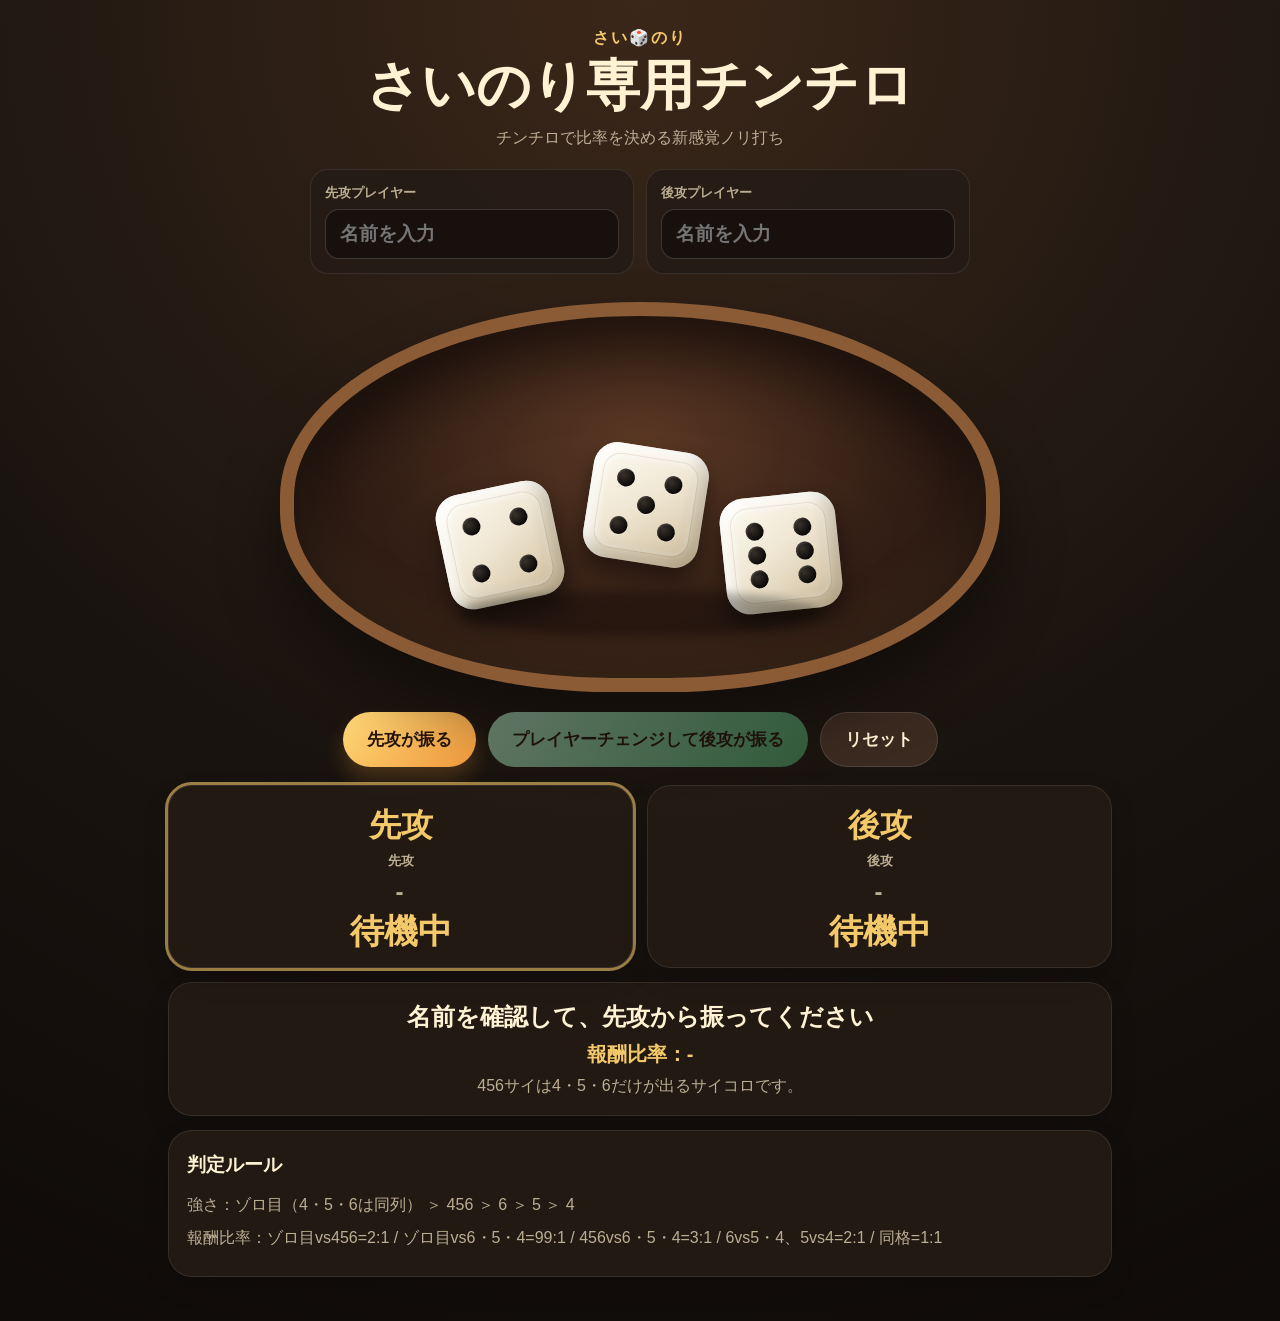
<file: index.html>
<!doctype html>
<html lang="ja">
<head>
  <meta charset="UTF-8" />
  <meta name="viewport" content="width=device-width, initial-scale=1.0" />
  <title>さいのり専用チンチロ</title>
  <style>
:root {
  --bg: #18130f;
  --panel: #251b15;
  --panel2: #312319;
  --gold: #f4c96a;
  --cream: #fff3d4;
  --muted: #bcae93;
  --red: #d74a35;
  --green: #4db06f;
}

* { box-sizing: border-box; }
body {
  margin: 0;
  min-height: 100vh;
  font-family: -apple-system, BlinkMacSystemFont, "Hiragino Sans", "Yu Gothic", sans-serif;
  background: radial-gradient(circle at top, #3b2719 0%, var(--bg) 58%, #0f0b09 100%);
  color: var(--cream);
}
.app {
  width: min(980px, 100%);
  margin: 0 auto;
  padding: 28px 18px 44px;
}
.hero { text-align: center; }
.eyebrow { color: var(--gold); letter-spacing: .12em; font-weight: 700; margin: 0 0 8px; }
h1 { margin: 0; font-size: clamp(30px, 8vw, 54px); line-height: 1.05; }
.desc { color: var(--muted); margin: 14px auto 0; max-width: 720px; }

.setup {
  margin: 20px auto 0;
  display: grid;
  grid-template-columns: 1fr 1fr;
  gap: 12px;
  max-width: 660px;
}
.setup label {
  display: grid;
  gap: 7px;
  padding: 14px;
  border-radius: 18px;
  background: rgba(37, 27, 21, .86);
  border: 1px solid rgba(255,255,255,.09);
}
.setup span { color: var(--muted); font-weight: 800; font-size: 13px; }
.setup input {
  width: 100%;
  border: 1px solid rgba(255,255,255,.16);
  border-radius: 14px;
  background: #17100d;
  color: var(--cream);
  padding: 13px 14px;
  font-size: 19px;
  font-weight: 800;
  outline: none;
}
.setup input:focus { border-color: var(--gold); box-shadow: 0 0 0 3px rgba(244,201,106,.14); }

.bowl-wrap { margin: 28px auto 20px; display: grid; place-items: center; }
.bowl {
  position: relative;
  width: min(720px, 96vw);
  height: 390px;
  border-radius: 50% 50% 46% 46%;
  background: radial-gradient(ellipse at 50% 35%, #5b3824 0%, #352016 52%, #1e130f 100%);
  border: 14px solid #8b5b35;
  box-shadow: inset 0 30px 70px rgba(0,0,0,.58), inset 0 -26px 54px rgba(255,190,105,.08), 0 36px 62px rgba(0,0,0,.42);
  overflow: hidden;
}
.rim {
  display: none;
  position: absolute;
  top: 18px;
  left: 42px;
  right: 42px;
  height: 96px;
  border-radius: 50%;
  border: 12px solid rgba(255, 220, 154, .22);
  box-shadow: inset 0 8px 16px rgba(0,0,0,.28);
}
.dice-stage { position: absolute; inset: 108px 86px 56px; }
.dice {
  position: absolute;
  width: 116px;
  height: 116px;
  border-radius: 24px;
  background: linear-gradient(145deg, #fffdf5 0%, #f0e7d4 46%, #cdbb98 100%);
  box-shadow: 0 13px 22px rgba(0,0,0,.44), inset -8px -8px 16px rgba(0,0,0,.16), inset 7px 7px 12px rgba(255,255,255,.88);
  transform: rotate(var(--r, 0deg));
  user-select: none;
}
.face {
  position: absolute;
  inset: 10px;
  border-radius: 18px;
  border: 1px solid rgba(0,0,0,.08);
  box-shadow: inset 0 0 10px rgba(255,255,255,.42);
}
.pip {
  position: absolute;
  width: 18px;
  height: 18px;
  border-radius: 50%;
  background: radial-gradient(circle at 35% 35%, #38312a, #080605 76%);
  box-shadow: inset 1px 1px 2px rgba(255,255,255,.18), 0 1px 1px rgba(255,255,255,.24);
  transform: translate(-50%, -50%);
}
.p1 { left: 24%; top: 24%; }
.p2 { left: 50%; top: 24%; }
.p3 { left: 76%; top: 24%; }
.p4 { left: 24%; top: 50%; }
.p5 { left: 50%; top: 50%; }
.p6 { left: 76%; top: 50%; }
.p7 { left: 24%; top: 76%; }
.p8 { left: 50%; top: 76%; }
.p9 { left: 76%; top: 76%; }
.dice.a { left: 12%; top: 32%; --r: -12deg; }
.dice.b { left: 40%; top: 12%; --r: 9deg; }
.dice.c { left: 66%; top: 36%; --r: -6deg; }
.dice.rolling { animation: tumble .18s infinite linear, bounce .55s infinite ease-in-out; }
.dice.throwing { animation: throwIn .75s cubic-bezier(.2,.8,.2,1) both; }
.shadow {
  position: absolute;
  bottom: 42px;
  left: 24%;
  width: 52%;
  height: 46px;
  border-radius: 50%;
  background: rgba(0,0,0,.28);
  filter: blur(4px);
}
@keyframes tumble { from { transform: rotate(0deg) scale(1); } to { transform: rotate(360deg) scale(1.04); } }
@keyframes bounce { 0%, 100% { translate: 0 0; } 50% { translate: 0 -18px; } }
@keyframes throwIn {
  0% { translate: -210px -250px; rotate: -540deg; opacity: 0; scale: .62; }
  60% { opacity: 1; scale: 1.1; }
  100% { translate: 0 0; rotate: 0deg; opacity: 1; scale: 1; }
}

.controls { display: flex; flex-wrap: wrap; gap: 12px; justify-content: center; margin-bottom: 18px; }
button {
  border: 0;
  border-radius: 999px;
  padding: 15px 24px;
  font-size: 17px;
  font-weight: 900;
  cursor: pointer;
}
.start-btn, .next-btn { background: linear-gradient(135deg, #ffd979, #f1993b); color: #251409; box-shadow: 0 12px 20px rgba(241,153,59,.22); }
.next-btn { background: linear-gradient(135deg, #b8efcc, #4db06f); }
.reset-btn { background: #3b2a20; color: var(--cream); border: 1px solid rgba(255,255,255,.12); }
button:disabled { opacity: .45; cursor: not-allowed; box-shadow: none; }

.players { display: grid; grid-template-columns: 1fr 1fr; gap: 14px; }
.card, .result, .rules, .odds {
  background: rgba(37, 27, 21, .9);
  border: 1px solid rgba(255,255,255,.09);
  border-radius: 24px;
  padding: 18px;
  box-shadow: 0 10px 24px rgba(0,0,0,.18);
}
.card { text-align: center; position: relative; }
.card.active { outline: 3px solid rgba(244,201,106,.6); }
.card h2 { margin: 0 0 4px; font-size: 32px; color: var(--gold); overflow-wrap: anywhere; }
.turn { color: var(--muted); font-size: 13px; font-weight: 900; }
.roll { font-size: 24px; font-weight: 900; letter-spacing: .08em; margin-top: 8px; color: var(--muted); }
.rank { color: var(--gold); margin-top: 8px; font-size: 34px; line-height: 1.05; font-weight: 950; }
.card.win { outline: 3px solid var(--gold); }
.card.lose { opacity: .72; }
.result { margin-top: 14px; text-align: center; transition: transform .2s ease, box-shadow .2s ease; }
.result.final { border-color: rgba(244,201,106,.55); box-shadow: 0 0 0 3px rgba(244,201,106,.12), 0 16px 34px rgba(0,0,0,.28); transform: translateY(-1px); }
.result.final .winner { font-size: clamp(30px, 6vw, 46px); color: var(--gold); text-shadow: 0 2px 16px rgba(244,201,106,.2); }
.winner { font-size: 24px; font-weight: 900; }
.ratio { margin-top: 8px; font-size: 20px; color: var(--gold); font-weight: 900; }
.note { margin-top: 8px; color: var(--muted); }
.rules { margin-top: 14px; color: var(--muted); line-height: 1.7; }
.rules h3, .odds h3 { color: var(--cream); margin: 0 0 10px; }
.rules p { margin: 6px 0; }

.odds { margin-top: 14px; transition: opacity .2s ease, filter .2s ease; }
.odds.muted-after-result { opacity: .45; filter: saturate(.65); }
.hidden { display: none; }
.odds-summary { display: grid; grid-template-columns: repeat(3, 1fr); gap: 10px; margin-bottom: 12px; }
.summary-item { border-radius: 18px; background: rgba(244,201,106,.12); border: 1px solid rgba(244,201,106,.22); padding: 13px 10px; text-align: center; }
.summary-label { color: var(--muted); font-size: 13px; font-weight: 900; }
.summary-value { margin-top: 4px; font-size: 24px; color: var(--gold); font-weight: 900; }
.odds-grid { display: grid; grid-template-columns: repeat(5, 1fr); gap: 10px; }
.odds-item {
  border-radius: 18px;
  background: rgba(0,0,0,.18);
  border: 1px solid rgba(255,255,255,.08);
  padding: 13px 10px;
  text-align: center;
}
.odds-name { font-size: 20px; color: var(--gold); font-weight: 900; }
.odds-prob { margin-top: 5px; font-weight: 900; }
.odds-ratio { margin-top: 7px; color: var(--cream); font-size: 14px; line-height: 1.35; }
.odds-note { color: var(--muted); margin: 12px 0 0; line-height: 1.6; }

@media (max-width: 760px) { .odds-grid { grid-template-columns: repeat(2, 1fr); } .odds-summary { grid-template-columns: 1fr 1fr 1fr; } }
@media (max-width: 620px) {
  .setup { grid-template-columns: 1fr; }
  .bowl { height: 300px; }
  .dice-stage { inset: 88px 38px 48px; }
  .dice { width: 78px; height: 78px; border-radius: 16px; }
  .face { inset: 7px; border-radius: 12px; }
  .pip { width: 11px; height: 11px; }
  .players { grid-template-columns: 1fr; }
  .odds-summary { grid-template-columns: 1fr; }
}

  </style>
</head>
<body>
  <main class="app">
    <section class="hero">
      <p class="eyebrow">さい🎲のり</p>
      <h1>さいのり専用チンチロ</h1>
      <p class="desc">チンチロで比率を決める新感覚ノリ打ち</p>
    </section>

    <section class="setup" id="setupBox">
      <label>
        <span>先攻プレイヤー</span>
        <input id="nameA" type="text" value="" placeholder="名前を入力" maxlength="12" autocomplete="off" />
      </label>
      <label>
        <span>後攻プレイヤー</span>
        <input id="nameB" type="text" value="" placeholder="名前を入力" maxlength="12" autocomplete="off" />
      </label>
    </section>

    <section class="bowl-wrap" aria-label="どんぶりとサイコロ">
      <div class="bowl">
        <div class="rim"></div>
        <div class="dice-stage" id="diceStage">
          <div class="dice a" id="die1" data-face="4"></div>
          <div class="dice b" id="die2" data-face="5"></div>
          <div class="dice c" id="die3" data-face="6"></div>
        </div>
        <div class="shadow"></div>
      </div>
    </section>

    <section class="controls">
      <button id="startBtn" class="start-btn">先攻が振る</button>
      <button id="nextBtn" class="next-btn" disabled>プレイヤーチェンジして後攻が振る</button>
      <button id="resetBtn" class="reset-btn">リセット</button>
    </section>

    <section class="players">
      <article class="card active" id="cardA">
        <h2 id="labelA">先攻</h2>
        <div class="turn">先攻</div>
        <div class="roll" id="rollA">-</div>
        <div class="rank" id="rankA">待機中</div>
      </article>
      <article class="card" id="cardB">
        <h2 id="labelB">後攻</h2>
        <div class="turn">後攻</div>
        <div class="roll" id="rollB">-</div>
        <div class="rank" id="rankB">待機中</div>
      </article>
    </section>

    <section class="result" id="resultBox">
      <div class="winner" id="winnerText">名前を確認して、先攻から振ってください</div>
      <div class="ratio" id="ratioText">報酬比率：-</div>
      <div class="note" id="noteText">456サイは4・5・6だけが出るサイコロです。</div>
    </section>

    <section class="odds hidden" id="oddsBox">
      <h3 id="oddsTitle">後攻が振る前の出現率・報酬比率</h3>
      <div class="odds-summary" id="oddsSummary"></div>
      <div class="odds-grid" id="oddsGrid"></div>
      <p class="odds-note" id="oddsNote"></p>
    </section>

    <section class="rules">
      <h3>判定ルール</h3>
      <p>強さ：ゾロ目（4・5・6は同列） ＞ 456 ＞ 6 ＞ 5 ＞ 4</p>
      <p>報酬比率：ゾロ目vs456=2:1 / ゾロ目vs6・5・4=99:1 / 456vs6・5・4=3:1 / 6vs5・4、5vs4=2:1 / 同格=1:1</p>
    </section>
  </main>
  <script>
const DICE_VALUES = [4, 5, 6];
const OUTCOMES = [
  { type: 'triple', label: 'ゾロ目', count: 3 },
  { type: '456', label: '456', count: 6 },
  { type: '6', label: '6の目', count: 6 },
  { type: '5', label: '5の目', count: 6 },
  { type: '4', label: '4の目', count: 6 },
];
const TOTAL_PATTERNS = 27;

const startBtn = document.getElementById('startBtn');
const nextBtn = document.getElementById('nextBtn');
const resetBtn = document.getElementById('resetBtn');
const nameAInput = document.getElementById('nameA');
const nameBInput = document.getElementById('nameB');
const labelA = document.getElementById('labelA');
const labelB = document.getElementById('labelB');
const diceEls = [document.getElementById('die1'), document.getElementById('die2'), document.getElementById('die3')];
const rollA = document.getElementById('rollA');
const rollB = document.getElementById('rollB');
const rankA = document.getElementById('rankA');
const rankB = document.getElementById('rankB');
const resultBox = document.getElementById('resultBox');
const winnerText = document.getElementById('winnerText');
const ratioText = document.getElementById('ratioText');
const noteText = document.getElementById('noteText');
const cardA = document.getElementById('cardA');
const cardB = document.getElementById('cardB');
const oddsBox = document.getElementById('oddsBox');
const oddsGrid = document.getElementById('oddsGrid');
const oddsSummary = document.getElementById('oddsSummary');
const oddsTitle = document.getElementById('oddsTitle');
const oddsNote = document.getElementById('oddsNote');

let firstDice = null;
let firstEval = null;
let isRolling = false;

function playerAName() { return (nameAInput.value.trim() || '先攻'); }
function playerBName() { return (nameBInput.value.trim() || '後攻'); }

function syncNames() {
  labelA.textContent = playerAName();
  labelB.textContent = playerBName();
}

function randomDie() {
  return DICE_VALUES[Math.floor(Math.random() * DICE_VALUES.length)];
}

function rollDice() {
  return [randomDie(), randomDie(), randomDie()];
}

function evaluate(diceOrType) {
  if (typeof diceOrType === 'string') {
    const map = {
      triple: { power: 5, type: 'triple', label: 'ゾロ目' },
      '456': { power: 4, type: '456', label: '456' },
      '6': { power: 3, type: '6', label: '6の目' },
      '5': { power: 2, type: '5', label: '5の目' },
      '4': { power: 1, type: '4', label: '4の目' },
    };
    return map[diceOrType];
  }

  const dice = diceOrType;
  const sorted = [...dice].sort((a, b) => a - b);
  const counts = dice.reduce((acc, v) => ({ ...acc, [v]: (acc[v] || 0) + 1 }), {});
  const isTriple = Object.values(counts).some(v => v === 3);
  const is456 = sorted.join('') === '456';

  if (isTriple) return { power: 5, type: 'triple', label: `ゾロ目${dice[0]}` };
  if (is456) return { power: 4, type: '456', label: '456' };

  const pairNumber = Number(Object.keys(counts).find(k => counts[k] === 2));
  const singleNumber = Number(Object.keys(counts).find(k => counts[k] === 1));
  if (pairNumber && singleNumber) {
    return { power: singleNumber - 3, type: String(singleNumber), label: `${singleNumber}の目` };
  }
  return { power: 0, type: 'none', label: '無効' };
}

function getRatio(winnerEval, loserEval) {
  if (winnerEval.power === loserEval.power) return '1:1';
  if (winnerEval.type === 'triple' && loserEval.type === '456') return '2:1';
  if (winnerEval.type === 'triple') return '99:1';
  if (winnerEval.type === '456') return '3:1';
  return '2:1';
}

function ratioForPlayers(aEval, bEval) {
  if (aEval.power === bEval.power) return { text: `${playerAName()} 1 : 1 ${playerBName()}`, winner: 'draw' };
  const aWins = aEval.power > bEval.power;
  const ratio = getRatio(aWins ? aEval : bEval, aWins ? bEval : aEval);
  const [winShare, loseShare] = ratio.split(':');
  return {
    text: `${playerAName()} ${aWins ? winShare : loseShare} : ${aWins ? loseShare : winShare} ${playerBName()}`,
    winner: aWins ? 'A' : 'B',
  };
}

function renderPips(el, value) {
  const positions = {
    4: ['p1', 'p3', 'p7', 'p9'],
    5: ['p1', 'p3', 'p5', 'p7', 'p9'],
    6: ['p1', 'p3', 'p4', 'p6', 'p7', 'p9'],
  };
  el.dataset.face = value;
  el.innerHTML = `<div class="face">${positions[value].map(pos => `<span class="pip ${pos}"></span>`).join('')}</div>`;
}

function setDiceFaces(values) {
  diceEls.forEach((el, i) => renderPips(el, values[i]));
}

function animateRoll(finalDice, label) {
  return new Promise(resolve => {
    isRolling = true;
    noteText.textContent = `${label} がサイコロを投げています…`;
    diceEls.forEach((el, i) => {
      el.classList.remove('throwing');
      void el.offsetWidth;
      el.classList.add('throwing', 'rolling');
      el.style.animationDelay = `${i * 0.08}s`;
    });

    const interval = setInterval(() => setDiceFaces(rollDice()), 90);
    setTimeout(() => {
      clearInterval(interval);
      setDiceFaces(finalDice);
      diceEls.forEach(el => {
        el.classList.remove('rolling');
        el.style.animationDelay = '0s';
      });
      isRolling = false;
      resolve();
    }, 1250);
  });
}

function formatPercent(count) {
  return `${count}/${TOTAL_PATTERNS}（${(count / TOTAL_PATTERNS * 100).toFixed(1)}%）`;
}

function renderOdds() {
  const bName = playerBName();
  oddsTitle.textContent = `${bName} が振る前の出現率・報酬比率`;

  let winCount = 0;
  let drawCount = 0;
  let loseCount = 0;

  const rows = OUTCOMES.map(outcome => {
    const bEval = evaluate(outcome.type);
    const ratio = ratioForPlayers(firstEval, bEval);
    if (bEval.power > firstEval.power) winCount += outcome.count;
    else if (bEval.power === firstEval.power) drawCount += outcome.count;
    else loseCount += outcome.count;

    const prob = formatPercent(outcome.count);
    const resultLabel = ratio.winner === 'draw' ? '引き分け' : `${ratio.winner === 'A' ? playerAName() : playerBName()}勝ち`;
    return `
      <div class="odds-item">
        <div class="odds-name">${outcome.label}</div>
        <div class="odds-prob">${prob}</div>
        <div class="odds-ratio">${resultLabel}<br>${ratio.text}</div>
      </div>
    `;
  }).join('');

  oddsSummary.innerHTML = `
    <div class="summary-item">
      <div class="summary-label">${bName}の勝つ確率</div>
      <div class="summary-value">${formatPercent(winCount)}</div>
    </div>
    <div class="summary-item">
      <div class="summary-label">引き分け率</div>
      <div class="summary-value">${formatPercent(drawCount)}</div>
    </div>
    <div class="summary-item">
      <div class="summary-label">${bName}の負け確率</div>
      <div class="summary-value">${formatPercent(loseCount)}</div>
    </div>
  `;
  oddsGrid.innerHTML = rows;
  oddsNote.textContent = `先攻の目は「${firstEval.label}」。勝敗確率は後攻目線、下の比率は後攻がその目を出した場合の最終的な報酬比率です。`;
  oddsBox.classList.remove('hidden');
}

async function rollFirst() {
  if (isRolling) return;
  syncNames();
  firstDice = null;
  firstEval = null;
  startBtn.disabled = true;
  nextBtn.disabled = true;
  nameAInput.disabled = true;
  nameBInput.disabled = true;
  oddsBox.classList.add('hidden');
  oddsBox.classList.remove('muted-after-result');
  resultBox.classList.remove('final');
  cardA.classList.add('active');
  cardB.classList.remove('active', 'win', 'lose');
  cardA.classList.remove('win', 'lose');
  winnerText.textContent = '先攻の勝負中…';
  ratioText.textContent = '報酬比率：-';
  rollA.textContent = '-';
  rollB.textContent = '-';
  rankA.textContent = '待機中';
  rankB.textContent = '待機中';

  firstDice = rollDice();
  await animateRoll(firstDice, playerAName());
  firstEval = evaluate(firstDice);
  rollA.textContent = firstDice.join('・');
  rankA.textContent = firstEval.label;
  winnerText.textContent = `${playerAName()} の目が確定`;
  ratioText.textContent = `先攻：${firstEval.label}`;
  noteText.textContent = `プレイヤーチェンジ後、${playerBName()} が振ります。`;
  cardA.classList.remove('active');
  cardB.classList.add('active');
  renderOdds();
  nextBtn.disabled = false;
}

async function rollSecond() {
  if (isRolling || !firstDice) return;
  nextBtn.disabled = true;
  const secondDice = rollDice();
  await animateRoll(secondDice, playerBName());
  renderResult(firstDice, secondDice);
  startBtn.textContent = 'もう一度、先攻から振る';
  startBtn.disabled = false;
}

function renderResult(aDice, bDice) {
  const aEval = evaluate(aDice);
  const bEval = evaluate(bDice);
  rollA.textContent = aDice.join('・');
  rollB.textContent = bDice.join('・');
  rankA.textContent = aEval.label;
  rankB.textContent = bEval.label;
  resultBox.classList.add('final');
  oddsBox.classList.add('muted-after-result');

  cardA.classList.remove('active', 'win', 'lose');
  cardB.classList.remove('active', 'win', 'lose');

  const ratio = ratioForPlayers(aEval, bEval);
  if (ratio.winner === 'draw') {
    winnerText.textContent = '引き分け';
    ratioText.textContent = `報酬比率：${ratio.text}`;
    noteText.textContent = '同じ強さの目なので1:1です。';
    return;
  }

  const aWins = ratio.winner === 'A';
  winnerText.textContent = `${aWins ? playerAName() : playerBName()} の勝ち`;
  ratioText.textContent = `報酬比率：${ratio.text}`;
  noteText.textContent = `${aWins ? aEval.label : bEval.label} が ${aWins ? bEval.label : aEval.label} に勝利。`;
  (aWins ? cardA : cardB).classList.add('win');
  (aWins ? cardB : cardA).classList.add('lose');
}

function reset() {
  firstDice = null;
  firstEval = null;
  isRolling = false;
  syncNames();
  setDiceFaces([4, 5, 6]);
  rollA.textContent = '-';
  rollB.textContent = '-';
  rankA.textContent = '待機中';
  rankB.textContent = '待機中';
  winnerText.textContent = '名前を確認して、先攻から振ってください';
  ratioText.textContent = '報酬比率：-';
  noteText.textContent = '456サイは4・5・6だけが出るサイコロです。';
  cardA.classList.add('active');
  cardB.classList.remove('active', 'win', 'lose');
  cardA.classList.remove('win', 'lose');
  oddsBox.classList.add('hidden');
  oddsBox.classList.remove('muted-after-result');
  resultBox.classList.remove('final');
  startBtn.textContent = '先攻が振る';
  startBtn.disabled = false;
  nextBtn.disabled = true;
  nameAInput.disabled = false;
  nameBInput.disabled = false;
}

nameAInput.addEventListener('input', syncNames);
nameBInput.addEventListener('input', syncNames);
startBtn.addEventListener('click', rollFirst);
nextBtn.addEventListener('click', rollSecond);
resetBtn.addEventListener('click', reset);
setDiceFaces([4, 5, 6]);
syncNames();

  </script>
</body>
</html>
</file>
